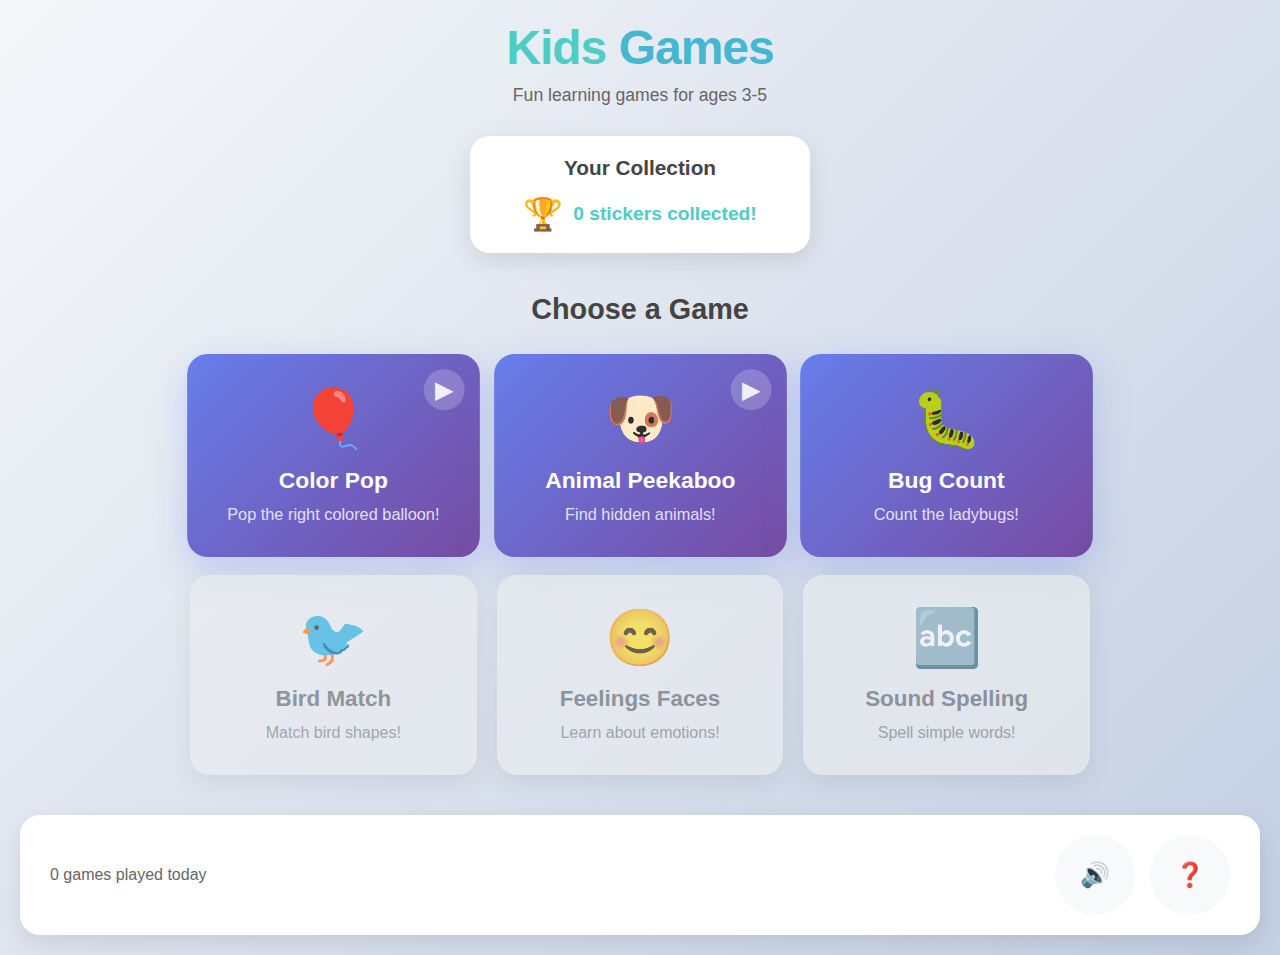
<file: index.html>
<!DOCTYPE html>
<html lang="en">
<head>
    <meta charset="UTF-8">
    <meta name="viewport" content="width=device-width, initial-scale=1.0, user-scalable=no">
    <title>Kids Games - Fun Learning for Ages 3-5</title>
    <link rel="stylesheet" href="shared-styles.css">
    <link rel="stylesheet" href="hub-styles.css">
</head>
<body>
    
    <!-- === MAIN HEADER === -->
    <header class="hub-header">
        <h1 class="hub-title">
            <span class="title-kids">Kids</span> 
            <span class="title-games">Games</span>
        </h1>
        <p class="hub-subtitle">Fun learning games for ages 3-5</p>
    </header>

    <!-- === STICKER COLLECTION SECTION === -->
    <section class="collection-section">
        <div class="collection-card">
            <h2 class="collection-title">Your Collection</h2>
            <div class="collection-display">
                <span class="trophy-icon">🏆</span>
                <span class="sticker-count" id="stickerCount">0 stickers collected!</span>
            </div>
        </div>
    </section>

    <!-- === GAME SELECTION SECTION === -->
    <section class="games-section">
        <h2 class="games-title">Choose a Game</h2>
        
        <div class="games-grid">
            
            <!-- === COLOR POP - ACTIVE === -->
            <div class="game-card active" data-game="color-pop">
                <div class="game-icon">🎈</div>
                <h3 class="game-name">Color Pop</h3>
                <p class="game-description">Pop the right colored balloon!</p>
                <div class="play-indicator">▶</div>
            </div>

            <!-- === ANIMAL PEEKABOO - ACTIVE === -->
            <div class="game-card active" data-game="animal-peekaboo">
                <div class="game-icon">🐶</div>
                <h3 class="game-name">Animal Peekaboo</h3>
                <p class="game-description">Find hidden animals!</p>
                <div class="play-indicator">▶</div>
            </div>

            <!-- === BUG COUNT - INACTIVE === -->
            <div class="game-card active" data-game="bug-count">
                <div class="game-icon">🐛</div>
                <h3 class="game-name">Bug Count</h3>
                <p class="game-description">Count the ladybugs!</p>
            </div>

            <!-- === BIRD MATCH - INACTIVE === -->
            <div class="game-card inactive" data-game="bird-match">
                <div class="game-icon">🐦</div>
                <h3 class="game-name">Bird Match</h3>
                <p class="game-description">Match bird shapes!</p>
            </div>

            <!-- === FEELINGS FACES - INACTIVE === -->
            <div class="game-card inactive" data-game="feelings-faces">
                <div class="game-icon">😊</div>
                <h3 class="game-name">Feelings Faces</h3>
                <p class="game-description">Learn about emotions!</p>
            </div>

            <!-- === SOUND SPELLING - INACTIVE === -->
            <div class="game-card inactive" data-game="sound-spelling">
                <div class="game-icon">🔤</div>
                <h3 class="game-name">Sound Spelling</h3>
                <p class="game-description">Spell simple words!</p>
            </div>

        </div>
    </section>

    <!-- === FOOTER SECTION === -->
    <footer class="hub-footer">
        <div class="session-info">
            <span id="gamesPlayedToday">0 games played today</span>
        </div>
        
        <div class="footer-controls">
            <button class="control-button" id="soundToggle" title="Toggle Sound">
                🔊
            </button>
            <button class="control-button" id="helpButton" title="Help">
                ❓
            </button>
        </div>
    </footer>

    <!-- === JAVASCRIPT === -->
    <script src="hub.js"></script>

</body>
</html>
</file>
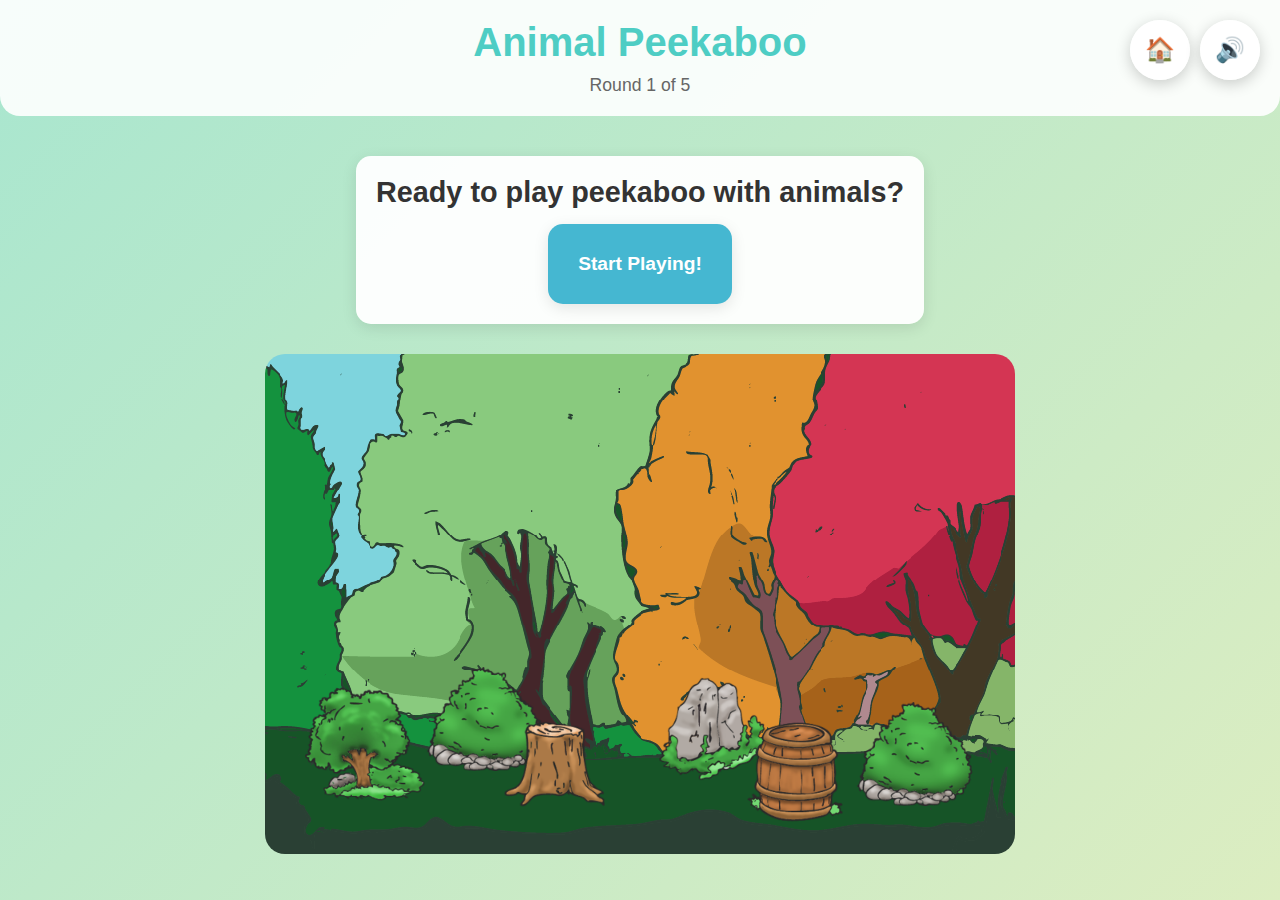
<file: animal-peekaboo/index.html>
<!DOCTYPE html>
<html lang="en">
<head>
    <meta charset="UTF-8">
    <meta name="viewport" content="width=device-width, initial-scale=1.0, user-scalable=no">
    <title>Animal Peekaboo - Kids Games</title>
    <link rel="stylesheet" href="../shared-styles.css">
    <style>
        /* === ANIMAL PEEKABOO SPECIFIC STYLES === */
        
        body {
            background: linear-gradient(135deg, #a8e6cf 0%, #dcedc1 100%);
            font-family: 'Arial', 'Helvetica', sans-serif;
            margin: 0;
            padding: 0;
            min-height: 100vh;
            color: #333;
            overflow-x: hidden;
        }

        /* === GAME HEADER === */
        .game-header {
            text-align: center;
            padding: 20px;
            background: rgba(255, 255, 255, 0.9);
            margin-bottom: 20px;
            border-radius: 0 0 20px 20px;
        }

        .game-title {
            font-size: 2.5rem;
            color: #4ecdc4;
            margin: 0;
            font-weight: 700;
        }

        .round-info {
            color: #666;
            font-size: 1.1rem;
            margin: 10px 0 0 0;
        }

        /* === GAME PLAY AREA === */
        .play-area {
            position: relative;
            min-height: 60vh;
            padding: 20px;
            display: flex;
            flex-direction: column;
            align-items: center;
            justify-content: center;
        }

        /* === INSTRUCTION DISPLAY === */
        .instruction-display {
            background: rgba(255, 255, 255, 0.95);
            border-radius: 15px;
            padding: 20px;
            margin-bottom: 30px;
            text-align: center;
            box-shadow: 0 4px 15px rgba(0,0,0,0.1);
        }

        .instruction-text {
            font-size: 1.8rem;
            color: #333;
            margin: 0 0 15px 0;
            font-weight: 600;
        }

        /* === START GAME BUTTON CENTERING === */
        #startGameBtn {
            display: block;
            margin: 15px auto 0 auto;
        }

        /* === HIDING SPOTS CONTAINER === */
        .hiding-spots-container {
            position: relative;
            width: 100%;
            max-width: 750px;
            height: 500px;
            background-image: url("images/background.png");            
            border-radius: 20px;
            margin: 0 auto;
            overflow: hidden;
        }

        /* === HIDING SPOTS === */
        .hiding-spot {
            position: absolute;
            width: 120px;
            height: 120px;
            cursor: pointer;
            transition: all 0.3s ease;
            display: block !important;
            visibility: visible !important;
            opacity: 1 !important;
            z-index: 20;
            background-size: contain !important;
            background-repeat: no-repeat !important;
            background-position: center !important;
            background-color: transparent !important;
        }

        /* === CUSTOM IMAGE BACKGROUNDS FOR HIDING SPOTS === */
        .spot-1 { 
            bottom: 50px; 
            left: 40px; 
            background-image: url('images/tree.png') !important;
        }
        
        .spot-2 { 
            bottom: 75px; 
            left: 160px;
            background-image: url('images/bush.png') !important;
        }
        
        .spot-3 { 
            bottom: 30px; 
            left: 230px;
            background-image: url('images/log.png') !important;
        }
        
        .spot-4 { 
            bottom: 65px; 
            right: 240px;
            background-image: url('images/rock.png') !important;
        }
        
        .spot-5 { 
            bottom: 22px; 
            right: 160px;
            background-image: url('images/barrel.png') !important;
        }
        
        .spot-6 { 
            bottom: 40px; 
            right: 40px;
            background-image: url('images/bush.png') !important;
        }

        .hiding-spot:hover {
            transform: scale(1.05);
        }

        /* === GLOW EFFECTS === */
        .spot-glow {
            position: absolute;
            pointer-events: none;
            z-index: 15;
            border-radius: 0;
        }

        .correct-glow {
            box-shadow: 0 0 20px 10px rgba(76, 217, 100, 0.7);
        }

        .incorrect-glow {
            box-shadow: 0 0 15px 5px rgba(255, 99, 71, 0.7);
        }

        @keyframes pulse-green {
            0% { opacity: 0.7; }
            50% { opacity: 1; }
            100% { opacity: 0; }
        }

        @keyframes pulse-red {
            0% { opacity: 0.7; }
            50% { opacity: 1; }
            100% { opacity: 0; }
        }

        /* === ANIMAL IN SPOT === */
        .animal-in-spot {
            position: absolute;
            font-size: 3rem;
            width: 80px;
            height: 80px;
            z-index: 10; /* Lower than hiding spots */
            pointer-events: none;
            display: flex;
            align-items: center;
            justify-content: center;
        }

        /* === UPDATED PEEKING ANIMATIONS === */
        @keyframes peek-top {
            0% { transform: translateY(40px); opacity: 0; }
            100% { transform: translateY(0); opacity: 1; }
        }

        .animal-in-spot img {
            width: 100%;
            height: 100%;
            object-fit: contain;
        }

        /* === GAME CONTROLS === */
        .game-controls {
            position: fixed;
            top: 20px;
            right: 20px;
            display: flex;
            gap: 10px;
            z-index: 100;
        }

        .control-btn {
            background: rgba(255, 255, 255, 0.9);
            border: none;
            border-radius: 50%;
            width: 60px;
            height: 60px;
            font-size: 1.5rem;
            cursor: pointer;
            display: flex;
            align-items: center;
            justify-content: center;
            box-shadow: 0 4px 15px rgba(0,0,0,0.2);
            transition: all 0.2s ease;
        }

        .control-btn:hover {
            transform: scale(1.1);
            background: white;
        }

        /* === CELEBRATION OVERLAY === */
        .celebration-overlay {
            position: fixed;
            top: 0;
            left: 0;
            width: 100%;
            height: 100%;
            background: rgba(78, 205, 196, 0.9);
            display: flex;
            flex-direction: column;
            align-items: center;
            justify-content: center;
            z-index: 1000;
            color: white;
            text-align: center;
        }

        .celebration-text {
            font-size: 3rem;
            margin-bottom: 20px;
            font-weight: 700;
        }

        .celebration-subtitle {
            font-size: 1.5rem;
            margin-bottom: 30px;
        }

        /* Animation classes */
        .bounce {
            animation: bounce 0.5s ease infinite alternate;
        }

        @keyframes bounce {
            from { transform: translateY(0); }
            to { transform: translateY(-10px); }
        }

        .pop-animation {
            animation: pop 0.3s ease-in-out;
        }

        @keyframes pop {
            0% { transform: scale(1); }
            50% { transform: scale(1.2); }
            100% { transform: scale(1); }
        }

        .sparkle {
            animation: sparkle 1s ease-in-out infinite;
        }

        @keyframes sparkle {
            0% { text-shadow: 0 0 5px rgba(255, 215, 0, 0.5); }
            50% { text-shadow: 0 0 15px rgba(255, 215, 0, 0.8), 0 0 20px rgba(255, 165, 0, 0.5); }
            100% { text-shadow: 0 0 5px rgba(255, 215, 0, 0.5); }
        }

        .shake {
            animation: shake 0.5s ease-in-out;
        }

        @keyframes shake {
            0%, 100% { transform: translateX(0); }
            20%, 60% { transform: translateX(-5px); }
            40%, 80% { transform: translateX(5px); }
        }

        .fade-in {
            animation: fadeIn 0.5s ease-in;
        }

        @keyframes fadeIn {
            from { opacity: 0; }
            to { opacity: 1; }
        }

        .fade-out {
            opacity: 0;
            transition: opacity 0.3s ease;
        }
        
        .celebrating {
            animation: celebration 0.8s ease-out;
        }

        @keyframes celebration {
            0%, 100% { transform: scale(1) translateY(0); }
            25% { transform: scale(1.2) translateY(-10px); }
            50% { transform: scale(1.3) translateY(-15px); }
            75% { transform: scale(1.2) translateY(-5px); }
        }

        /* Hide elements with hidden class */
        .hidden {
            display: none !important;
        }

        /* === MOBILE RESPONSIVE === */
        @media (max-width: 768px) {
            .game-title {
                font-size: 2rem;
            }
            
            .instruction-text {
                font-size: 1.5rem;
            }
            
            .hiding-spots-container {
                height: 400px;
                max-width: 100%;
                margin: 0 10px;
            }
            
            .hiding-spot {
                width: 100px;
                height: 100px;
                min-width: 120px;
                min-height: 120px;
                font-size: 3rem;
            }
            
            .animal-in-spot {
                font-size: 2.5rem;
                width: 70px;
                height: 70px;
            }
            
            /* === MOBILE POSITIONS === */
            .spot-1 { bottom: 30px; left: 30px; }
            .spot-2 { bottom: 50px; left: 120px; }
            .spot-3 { bottom: 20px; left: 190px; }
            .spot-4 { bottom: 45px; right: 150px; }
            .spot-5 { bottom: 15px; right: 80px; }
            .spot-6 { bottom: 30px; right: 20px; }
        }

        /* === ACCESSIBILITY === */
        @media (prefers-reduced-motion: reduce) {
            .animal-in-spot {
                animation: none;
            }
            
            .hiding-spot {
                transition: none;
            }
            
            .bounce, .pop-animation, .sparkle, .shake, .celebrating {
                animation: none;
            }
        }
    </style>
</head>
<body>

    <!-- === GAME CONTROLS === -->
    <div class="game-controls">
        <button class="control-btn" id="homeBtn" title="Back to Hub">🏠</button>
        <button class="control-btn" id="soundBtn" title="Toggle Sound">🔊</button>
    </div>

    <!-- === GAME HEADER === -->
    <header class="game-header">
        <h1 class="game-title">Animal Peekaboo</h1>
        <div class="round-info">
            <span id="roundDisplay">Round 1 of 5</span>
        </div>
    </header>

    <!-- === GAME PLAY AREA === -->
    <main class="play-area">
        
        <!-- === INSTRUCTION DISPLAY WITH START BUTTON === -->
        <div class="instruction-display">
            <p class="instruction-text" id="instructionText">Ready to play peekaboo with animals?</p>
            <button class="game-button" id="startGameBtn">Start Playing!</button>
        </div>

        <!-- === HIDING SPOTS CONTAINER === -->
        <div class="hiding-spots-container" id="hidingSpotsContainer">
            
            <!-- === HIDING SPOTS (WITH CORRECT BACKGROUND IMAGES) === -->
            <div class="hiding-spot spot-1" data-spot="1"></div>
            <div class="hiding-spot spot-2" data-spot="2"></div>
            <div class="hiding-spot spot-3" data-spot="3"></div>
            <div class="hiding-spot spot-4" data-spot="4"></div>
            <div class="hiding-spot spot-5" data-spot="5"></div>
            <div class="hiding-spot spot-6" data-spot="6"></div>
            
        </div>

    </main>

    <!-- === CELEBRATION OVERLAY === -->
    <div class="celebration-overlay hidden" id="celebrationOverlay">
        <div class="celebration-text" id="celebrationText">Great Job!</div>
        <div class="celebration-subtitle" id="celebrationSubtitle">You found all the animals!</div>
        <button class="game-button" id="continueBtn">Continue</button>
    </div>

    <!-- === JAVASCRIPT === -->
    <script src="animal-peekaboo.js"></script>

</body>
</html>
</file>
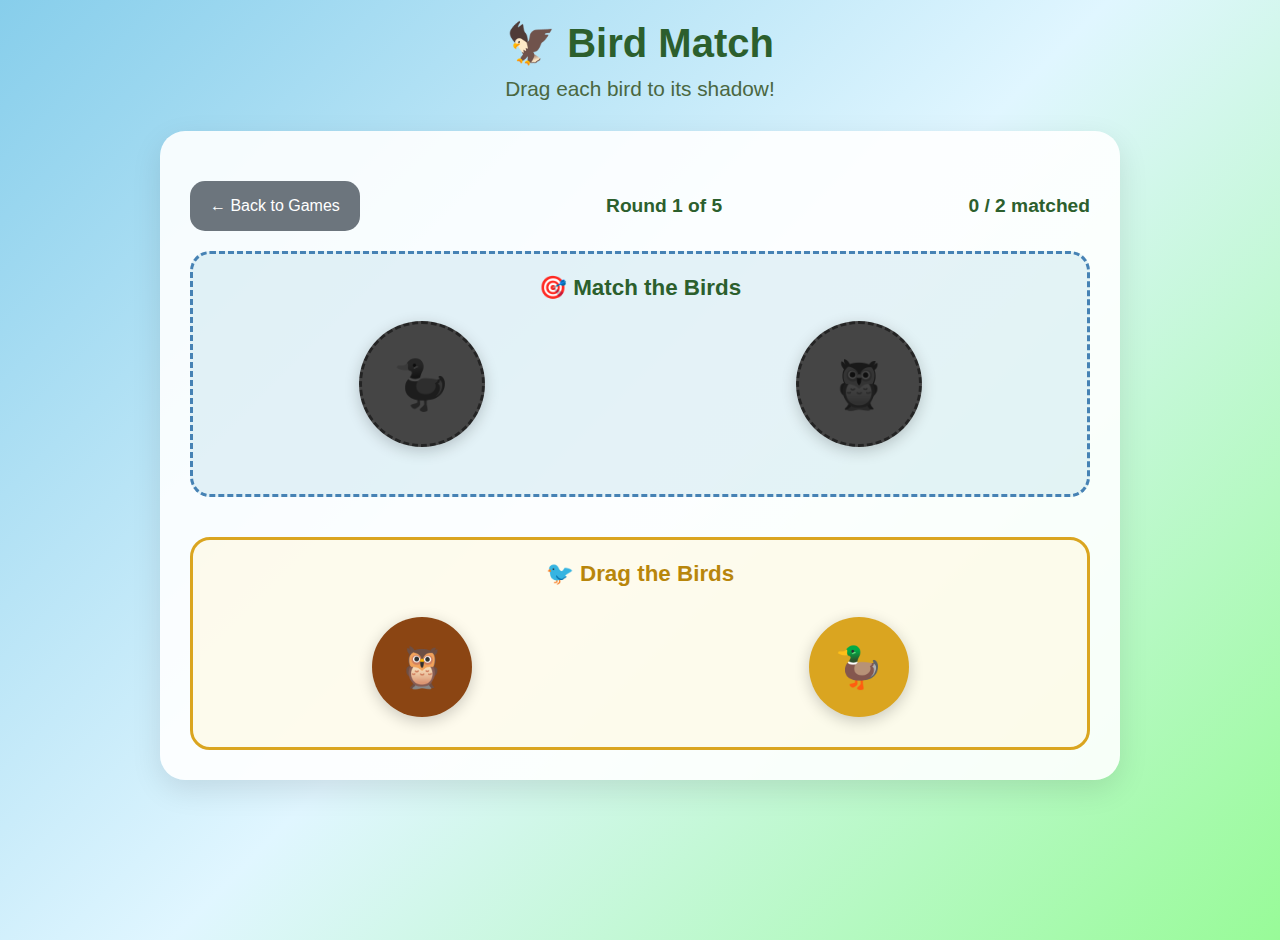
<file: bird-match/index.html>
<!DOCTYPE html>
<html lang="en">
<head>
    <meta charset="UTF-8">
    <meta name="viewport" content="width=device-width, initial-scale=1.0, user-scalable=no">
    <title>Bird Match - Kids Games</title>
    <link rel="stylesheet" href="../shared-styles.css">
    <style>
        /* === BIRD MATCH GAME STYLES === */
        body {
            font-family: 'Arial', 'Helvetica', sans-serif;
            background: linear-gradient(135deg, #87CEEB 0%, #E0F6FF 50%, #98FB98 100%);
            margin: 0;
            padding: 20px;
            min-height: 100vh;
            color: #333;
            -webkit-tap-highlight-color: transparent;
            overflow-x: hidden;
        }

        /* === GAME HEADER === */
        .game-header {
            text-align: center;
            margin-bottom: 30px;
        }

        .game-title {
            font-size: 2.5rem;
            color: #2C5F2D;
            margin: 0;
            font-weight: 700;
        }

        .game-instructions {
            font-size: 1.3rem;
            color: #4A6741;
            margin: 10px 0 0 0;
            font-weight: 500;
        }

        /* === GAME AREA === */
        .game-container {
            max-width: 900px;
            margin: 0 auto;
            background: rgba(255,255,255,0.9);
            border-radius: 25px;
            padding: 30px;
            box-shadow: 0 10px 30px rgba(0,0,0,0.1);
        }

        /* === TARGET ZONE (TOP) === */
        .target-zone {
            margin-bottom: 40px;
            padding: 20px;
            background: rgba(173, 216, 230, 0.3);
            border-radius: 20px;
            border: 3px dashed #4682B4;
            min-height: 200px;
        }

        .target-zone h3 {
            text-align: center;
            color: #2C5F2D;
            font-size: 1.4rem;
            margin: 0 0 20px 0;
        }

        .silhouettes-container {
            display: flex;
            justify-content: space-around;
            align-items: center;
            flex-wrap: wrap;
            gap: 20px;
            min-height: 120px;
        }

        /* === BIRD SILHOUETTES === */
        .bird-silhouette {
            width: 120px;
            height: 120px;
            background: #E6E6FA;
            border: 3px dashed #4682B4;
            border-radius: 50%;
            display: flex;
            align-items: center;
            justify-content: center;
            font-size: 3rem;
            position: relative;
            transition: all 0.3s ease;
            box-shadow: 0 4px 15px rgba(0,0,0,0.2);
            /* === MAKE BIRD EMOJI LOOK LIKE SHADOW === */
            filter: grayscale(100%) brightness(0.3);
        }

        .bird-silhouette.highlight {
            background: #87CEEB;
            border-color: #4169E1;
            box-shadow: 0 0 20px rgba(65, 105, 225, 0.5);
            transform: scale(1.1);
            filter: grayscale(50%) brightness(0.5); /* Lighter shadow when highlighted */
        }

        .bird-silhouette.filled {
            background: var(--success-green);
            border-color: var(--success-green);
            box-shadow: 0 0 25px rgba(102, 187, 106, 0.6);
            filter: none; /* Remove shadow effect when filled */
        }

        /* === DRAG ZONE (BOTTOM) === */
        .drag-zone {
            padding: 20px;
            background: rgba(255, 248, 220, 0.5);
            border-radius: 20px;
            border: 3px solid #DAA520;
        }

        .drag-zone h3 {
            text-align: center;
            color: #B8860B;
            font-size: 1.4rem;
            margin: 0 0 20px 0;
        }

        .birds-container {
            display: flex;
            justify-content: space-around;
            align-items: center;
            flex-wrap: wrap;
            gap: 20px;
            min-height: 120px;
        }

        /* === DRAGGABLE BIRDS === */
        .draggable-bird {
            width: 100px;
            height: 100px;
            border-radius: 50%;
            display: flex;
            align-items: center;
            justify-content: center;
            font-size: 2.5rem;
            cursor: grab;
            transition: all 0.2s ease;
            box-shadow: 0 4px 15px rgba(0,0,0,0.2);
            position: relative;
            /* === BIG TOUCH TARGET === */
            min-width: 100px;
            min-height: 100px;
        }

        .draggable-bird:hover {
            transform: scale(1.1);
            box-shadow: 0 6px 20px rgba(0,0,0,0.3);
        }

        .draggable-bird.dragging {
            transform: scale(1.2);
            z-index: 1000;
            box-shadow: 0 8px 25px rgba(0,0,0,0.4);
            cursor: grabbing;
        }

        .draggable-bird.matched {
            opacity: 0.3;
            pointer-events: none;
            transform: scale(0.8);
        }

        /* === PROGRESS AND CONTROLS === */
        .game-progress {
            text-align: center;
            margin: 20px 0;
            display: flex;
            justify-content: space-between;
            align-items: center;
        }

        .round-info {
            font-size: 1.2rem;
            color: #2C5F2D;
            font-weight: 600;
        }

        .back-button {
            background: #6c757d;
            color: white;
            border: none;
            border-radius: 15px;
            padding: 12px 20px;
            font-size: 1rem;
            cursor: pointer;
            transition: all 0.3s ease;
            /* === BIG TOUCH TARGET === */
            min-width: 80px;
            min-height: 50px;
        }

        .back-button:hover {
            background: #545b62;
            transform: translateY(-2px);
        }

        /* === GAME COMPLETION === */
        .completion-screen {
            text-align: center;
            padding: 40px;
            background: linear-gradient(135deg, #FFD700 0%, #FFA500 100%);
            border-radius: 25px;
            margin: 20px 0;
        }

        .completion-title {
            font-size: 2.5rem;
            color: white;
            margin: 0 0 20px 0;
            text-shadow: 2px 2px 4px rgba(0,0,0,0.3);
        }

        .completion-message {
            font-size: 1.5rem;
            color: white;
            margin: 0 0 30px 0;
            font-weight: 500;
        }

        .sticker-reward {
            font-size: 4rem;
            margin: 20px 0;
        }

        .return-button {
            background: white;
            color: #FF6347;
            border: none;
            border-radius: 20px;
            padding: 15px 30px;
            font-size: 1.3rem;
            font-weight: 600;
            cursor: pointer;
            transition: all 0.3s ease;
            box-shadow: 0 4px 15px rgba(0,0,0,0.2);
            /* === BIG TOUCH TARGET === */
            min-width: 120px;
            min-height: 60px;
        }

        .return-button:hover {
            background: #f8f9fa;
            transform: translateY(-3px);
            box-shadow: 0 6px 20px rgba(0,0,0,0.3);
        }

        /* === MOBILE RESPONSIVE === */
        @media (max-width: 768px) {
            body {
                padding: 10px;
            }
            
            .game-container {
                padding: 20px;
            }
            
            .bird-silhouette, .draggable-bird {
                width: 80px;
                height: 80px;
                font-size: 2rem;
            }
            
            .game-title {
                font-size: 2rem;
            }
            
            .silhouettes-container, .birds-container {
                gap: 15px;
            }
        }

        /* === ACCESSIBILITY === */
        @media (prefers-reduced-motion: reduce) {
            * {
                transition: none !important;
                animation: none !important;
            }
        }
    </style>
</head>
<body>

    <!-- === GAME HEADER === -->
    <header class="game-header">
        <h1 class="game-title">🦅 Bird Match</h1>
        <p class="game-instructions">Drag each bird to its shadow!</p>
    </header>

    <!-- === GAME CONTAINER === -->
    <div class="game-container">
        
        <!-- === GAME PROGRESS === -->
        <div class="game-progress">
            <button class="back-button" id="backButton">← Back to Games</button>
            <div class="round-info">
                <span id="roundInfo">Round 1 of 5</span>
            </div>
            <div class="round-info">
                <span id="scoreInfo">0 / 0 matched</span>
            </div>
        </div>

        <!-- === TARGET ZONE (BIRD SILHOUETTES) === -->
        <div class="target-zone">
            <h3>🎯 Match the Birds</h3>
            <div class="silhouettes-container" id="silhouettesContainer">
                <!-- Bird silhouettes will be dynamically added here -->
            </div>
        </div>

        <!-- === DRAG ZONE (COLORFUL BIRDS) === -->
        <div class="drag-zone">
            <h3>🐦 Drag the Birds</h3>
            <div class="birds-container" id="birdsContainer">
                <!-- Draggable birds will be dynamically added here -->
            </div>
        </div>

        <!-- === COMPLETION SCREEN (HIDDEN INITIALLY) === -->
        <div class="completion-screen hidden" id="completionScreen">
            <h2 class="completion-title">🎉 Amazing Job!</h2>
            <p class="completion-message">You matched all the birds!</p>
            <div class="sticker-reward">🌟</div>
            <p class="completion-message">You earned a sticker!</p>
            <button class="return-button" id="returnButton">Return to Games</button>
        </div>

    </div>

    <!-- === JAVASCRIPT === -->
    <script src="bird-match.js"></script>

</body>
</html>
</file>
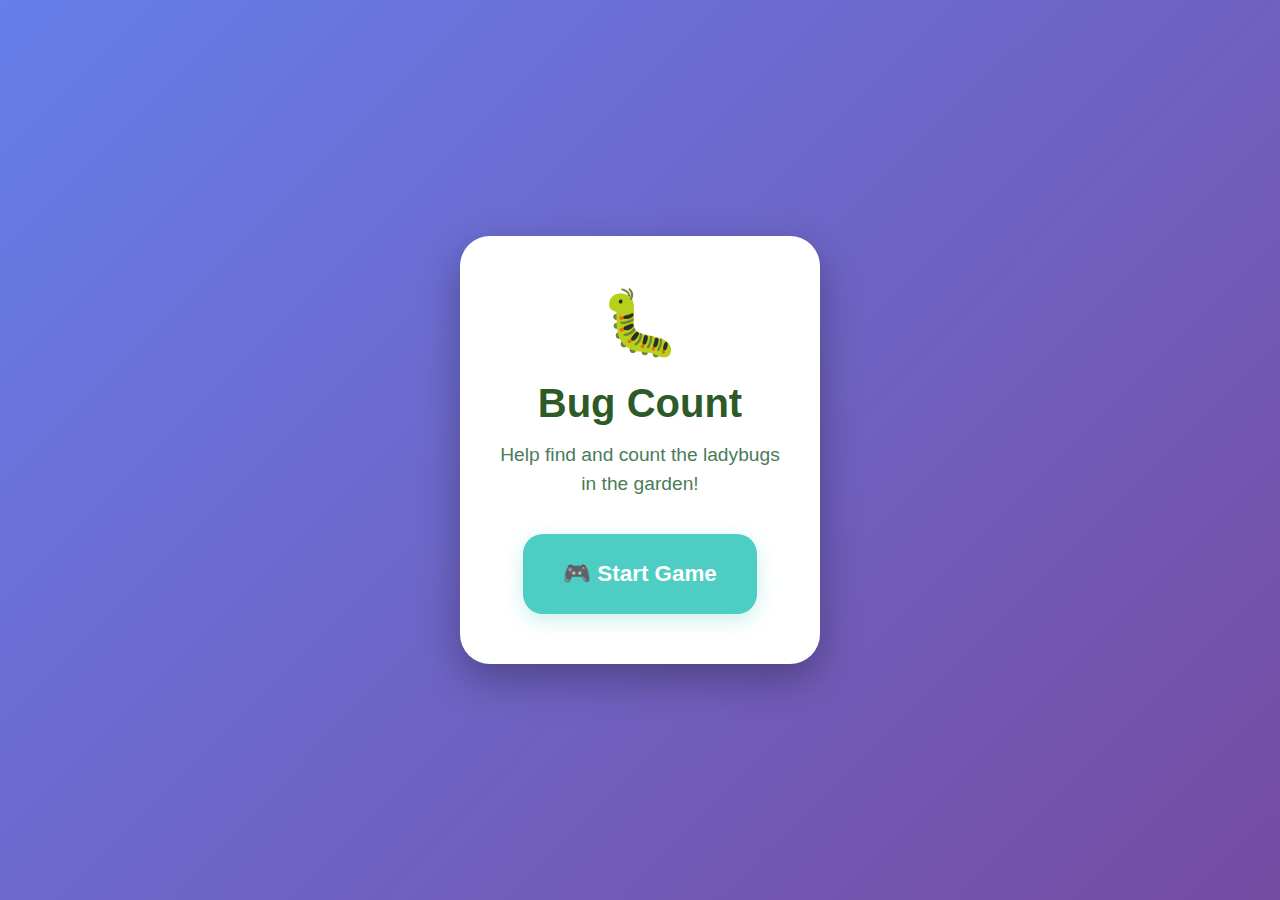
<file: bug-count/index.html>
<!DOCTYPE html>
<html lang="en">
<head>
    <meta charset="UTF-8">
    <meta name="viewport" content="width=device-width, initial-scale=1.0, user-scalable=no">
    <title>Bug Count - Kids Games</title>
    <!-- === LOAD SHARED STYLES === -->
    <link rel="stylesheet" href="../shared-styles.css">
    <style>
        /* === BUG COUNT GAME STYLES === */
        body {
            font-family: 'Arial', 'Helvetica', sans-serif;
            background: linear-gradient(180deg, #87CEEB 0%, #98FB98 100%);
            margin: 0;
            padding: 0;
            min-height: 100vh;
            overflow-x: hidden;
        }

        /* === GAME HEADER === */
        .game-header {
            text-align: center;
            padding: 20px;
            background: rgba(255, 255, 255, 0.9);
            border-radius: 0 0 30px 30px;
            margin-bottom: 20px;
        }

        .game-title {
            font-size: 2.5rem;
            color: #2d5a27;
            margin: 0;
            font-weight: 700;
        }

        .round-info {
            color: #4a7c59;
            font-size: 1.2rem;
            margin: 10px 0 0 0;
        }

        /* === GARDEN SCENE === */
        .garden-container {
            position: relative;
            width: 100%;
            min-height: 400px;
            background: url('data:image/svg+xml,<svg xmlns="http://www.w3.org/2000/svg" viewBox="0 0 800 400"><rect fill="%2398FB98" width="800" height="400"/><circle fill="%23FFD700" cx="700" cy="80" r="40"/><path fill="%236B8E23" d="M0,350 Q200,320 400,350 T800,350 L800,400 L0,400 Z"/></svg>') no-repeat center bottom;
            background-size: cover;
            margin: 0 auto;
            max-width: 800px;
            border-radius: 20px;
            box-shadow: 0 8px 25px rgba(0,0,0,0.1);
        }

        /* === FLOWERS DECORATION === */
        .flower {
            position: absolute;
            font-size: 2rem;
            animation: float 4s ease-in-out infinite;
            pointer-events: none;
        }

        .flower:nth-child(odd) {
            animation-delay: -2s;
        }

        /* === BUG ELEMENTS === */
        .bug {
            position: absolute;
            font-size: 2.5rem;
            cursor: pointer;
            transition: transform 0.2s ease;
            animation: float 3s ease-in-out infinite;
        }

        .bug:hover {
            transform: scale(1.2);
        }

        /* === LADYBUG SPECIFIC === */
        .ladybug {
            color: #dc143c;
            text-shadow: 2px 2px 4px rgba(0,0,0,0.3);
        }

        .ladybug.found {
            animation: found-bug 0.5s ease-out;
            transform: scale(1.3);
            filter: brightness(1.3);
        }

        @keyframes found-bug {
            0% { transform: scale(1); }
            50% { transform: scale(1.5) rotate(10deg); }
            100% { transform: scale(1.3); }
        }

        /* === OTHER BUGS === */
        .butterfly {
            color: #ff69b4;
        }

        .bee {
            color: #ffd700;
        }

        /* === INSTRUCTION PANEL === */
        .instruction-panel {
            text-align: center;
            background: rgba(255, 255, 255, 0.95);
            border-radius: 20px;
            padding: 20px;
            margin: 20px auto;
            max-width: 500px;
            box-shadow: 0 4px 15px rgba(0,0,0,0.1);
        }

        .instruction-text {
            font-size: 1.8rem;
            color: #2d5a27;
            margin: 0;
            font-weight: 600;
        }

        .found-count {
            font-size: 1.3rem;
            color: #dc143c;
            margin: 10px 0 0 0;
            font-weight: 600;
        }

        /* === ANSWER PANEL === */
        .answer-panel {
            text-align: center;
            background: rgba(255, 255, 255, 0.95);
            border-radius: 20px;
            padding: 30px;
            margin: 20px auto;
            max-width: 600px;
            box-shadow: 0 4px 15px rgba(0,0,0,0.1);
        }

        .answer-question {
            font-size: 1.6rem;
            color: #2d5a27;
            margin: 0 0 25px 0;
            font-weight: 600;
        }

        .number-buttons {
            display: flex;
            justify-content: center;
            gap: 15px;
            flex-wrap: wrap;
        }

        .number-button {
            width: 80px;
            height: 80px;
            border: none;
            border-radius: 50%;
            font-size: 2rem;
            font-weight: 700;
            color: white;
            cursor: pointer;
            transition: all 0.3s ease;
            box-shadow: 0 4px 15px rgba(0,0,0,0.2);
        }

        .number-button:nth-child(1) { background: #ff6b6b; }
        .number-button:nth-child(2) { background: #4ecdc4; }
        .number-button:nth-child(3) { background: #45b7d1; }
        .number-button:nth-child(4) { background: #ffa726; }
        .number-button:nth-child(5) { background: #ab47bc; }

        .number-button:hover {
            transform: scale(1.1);
            box-shadow: 0 6px 20px rgba(0,0,0,0.3);
        }

        /* === CONTROL BUTTONS === */
        .game-controls {
            position: fixed;
            top: 20px;
            left: 20px;
            z-index: 100;
        }

        .back-button {
            background: rgba(255, 255, 255, 0.9);
            border: none;
            border-radius: 50%;
            width: 60px;
            height: 60px;
            font-size: 1.5rem;
            cursor: pointer;
            box-shadow: 0 4px 15px rgba(0,0,0,0.2);
            transition: all 0.2s ease;
        }

        .back-button:hover {
            background: white;
            transform: scale(1.1);
        }

        /* === START SCREEN === */
        .start-screen {
            position: fixed;
            top: 0;
            left: 0;
            width: 100%;
            height: 100%;
            background: linear-gradient(135deg, #667eea 0%, #764ba2 100%);
            display: flex;
            align-items: center;
            justify-content: center;
            z-index: 300;
        }

        .start-content {
            background: white;
            border-radius: 30px;
            padding: 50px 40px;
            text-align: center;
            max-width: 400px;
            margin: 20px;
            box-shadow: 0 15px 40px rgba(0,0,0,0.3);
        }

        .start-icon {
            font-size: 4rem;
            margin-bottom: 20px;
            animation: bounce 2s ease-in-out infinite;
        }

        .start-title {
            font-size: 2.5rem;
            color: #2d5a27;
            margin: 0 0 15px 0;
            font-weight: 700;
        }

        .start-description {
            font-size: 1.2rem;
            color: #4a7c59;
            margin: 0 0 35px 0;
            line-height: 1.5;
        }

        .start-button {
            background: #4ecdc4;
            color: white;
            border: none;
            border-radius: 20px;
            padding: 20px 40px;
            font-size: 1.4rem;
            font-weight: 600;
            cursor: pointer;
            transition: all 0.3s ease;
            min-width: 160px;
            min-height: 80px;
            box-shadow: 0 6px 20px rgba(78, 205, 196, 0.3);
        }

        .start-button:hover {
            background: #45b7d1;
            transform: translateY(-3px);
            box-shadow: 0 8px 25px rgba(69, 183, 209, 0.4);
        }

        .start-button:active {
            transform: translateY(-1px);
        }

        /* === COMPLETION SCREEN === */
        .completion-screen {
            position: fixed;
            top: 0;
            left: 0;
            width: 100%;
            height: 100%;
            background: rgba(0, 0, 0, 0.8);
            display: flex;
            align-items: center;
            justify-content: center;
            z-index: 200;
        }

        .completion-content {
            background: white;
            border-radius: 30px;
            padding: 40px;
            text-align: center;
            max-width: 500px;
            margin: 20px;
            box-shadow: 0 15px 40px rgba(0,0,0,0.3);
        }

        .completion-title {
            font-size: 2.5rem;
            color: #2d5a27;
            margin: 0 0 20px 0;
            font-weight: 700;
        }

        .completion-message {
            font-size: 1.3rem;
            color: #4a7c59;
            margin: 0 0 30px 0;
            line-height: 1.4;
        }

        .completion-button {
            background: #4ecdc4;
            color: white;
            border: none;
            border-radius: 15px;
            padding: 15px 30px;
            font-size: 1.3rem;
            font-weight: 600;
            cursor: pointer;
            transition: all 0.3s ease;
            min-width: 120px;
            min-height: 60px;
        }

        .completion-button:hover {
            background: #45b7d1;
            transform: translateY(-2px);
        }

        /* === MOBILE RESPONSIVE === */
        @media (max-width: 768px) {
            .game-title {
                font-size: 2rem;
            }
            
            .garden-container {
                min-height: 350px;
                margin: 0 10px;
            }
            
            .instruction-text {
                font-size: 1.5rem;
            }
            
            .number-button {
                width: 70px;
                height: 70px;
                font-size: 1.8rem;
            }
            
            .bug {
                font-size: 2rem;
            }
        }

        /* === HIDDEN CLASS === */
        .hidden {
            display: none !important;
        }

    </style>
</head>
<body>

    <!-- === GAME CONTROLS === -->
    <div class="game-controls">
        <button class="back-button" id="backButton" title="Back to Games">
            ←
        </button>
    </div>

    <!-- === GAME HEADER === -->
    <header class="game-header hidden" id="gameHeader">
        <h1 class="game-title">🐛 Bug Count</h1>
        <p class="round-info" id="roundInfo">Round 1 of 5</p>
    </header>

    <!-- === INSTRUCTION PANEL === -->
    <div class="instruction-panel hidden" id="instructionPanel">
        <p class="instruction-text" id="instructionText">Find and tap all the ladybugs!</p>
        <p class="found-count" id="foundCount">Found: 0 ladybugs</p>
    </div>

    <!-- === GARDEN SCENE === -->
    <div class="garden-container hidden" id="gardenContainer">
        <!-- === DECORATIVE FLOWERS === -->
        <div class="flower" style="top: 60px; left: 50px;">🌸</div>
        <div class="flower" style="top: 80px; right: 80px;">🌼</div>
        <div class="flower" style="bottom: 120px; left: 120px;">🌺</div>
        <div class="flower" style="bottom: 100px; right: 150px;">🌻</div>
        <div class="flower" style="top: 150px; left: 200px;">🌷</div>
        
        <!-- === BUGS WILL BE ADDED BY JAVASCRIPT === -->
    </div>

    <!-- === ANSWER PANEL === -->
    <div class="answer-panel hidden" id="answerPanel">
        <p class="answer-question" id="answerQuestion">How many ladybugs did you find?</p>
        <div class="number-buttons" id="numberButtons">
            <button class="number-button" data-number="1">1</button>
            <button class="number-button" data-number="2">2</button>
            <button class="number-button" data-number="3">3</button>
            <button class="number-button" data-number="4">4</button>
            <button class="number-button" data-number="5">5</button>
        </div>
    </div>

    <!-- === START SCREEN === -->
    <div class="start-screen" id="startScreen">
        <div class="start-content">
            <div class="start-icon">🐛</div>
            <h2 class="start-title">Bug Count</h2>
            <p class="start-description">
                Help find and count the ladybugs<br>
                in the garden!
            </p>
            <button class="start-button" id="startButton">
                🎮 Start Game
            </button>
        </div>
    </div>

    <!-- === COMPLETION SCREEN === -->
    <div class="completion-screen hidden" id="completionScreen">
        <div class="completion-content">
            <h2 class="completion-title">🎉 Amazing Job!</h2>
            <p class="completion-message">
                You're a fantastic bug counter!<br>
                You earned a new sticker! 🏆
            </p>
            <button class="completion-button" id="completionButton">
                Return to Games
            </button>
        </div>
    </div>

    <!-- === JAVASCRIPT === -->
    <script src="bug-count.js"></script>

</body>
</html>
</file>
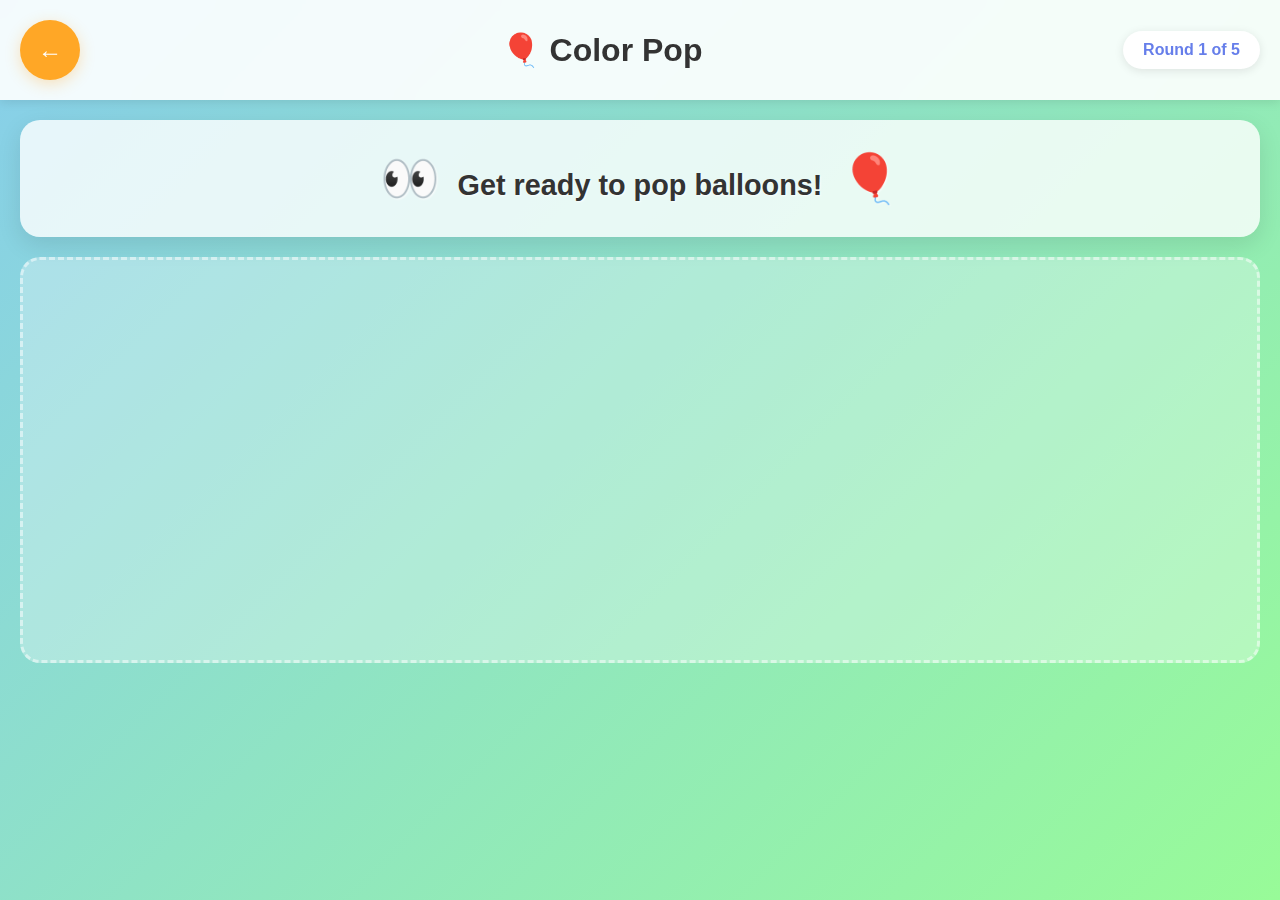
<file: color-pop/index.html>
<!DOCTYPE html>
<html lang="en">
<head>
    <meta charset="UTF-8">
    <meta name="viewport" content="width=device-width, initial-scale=1.0, user-scalable=no">
    <title>Color Pop - Kids Games</title>
    <link rel="stylesheet" href="../shared-styles.css">
    <style>
        /* === COLOR POP SPECIFIC STYLES === */
        body {
            font-family: 'Arial', 'Helvetica', sans-serif;
            background: linear-gradient(135deg, #87CEEB 0%, #98FB98 100%);
            margin: 0;
            padding: 0;
            min-height: 100vh;
            overflow-x: hidden;
            -webkit-tap-highlight-color: transparent;
        }

        /* === GAME HEADER === */
        .game-header {
            display: flex;
            justify-content: space-between;
            align-items: center;
            padding: 20px;
            background: rgba(255, 255, 255, 0.9);
            backdrop-filter: blur(10px);
            box-shadow: 0 2px 10px rgba(0,0,0,0.1);
        }

        .back-button {
            background: var(--primary-orange);
            color: white;
            border: none;
            border-radius: 50%;
            width: 60px;
            height: 60px;
            font-size: 1.5rem;
            cursor: pointer;
            display: flex;
            align-items: center;
            justify-content: center;
            transition: all 0.3s ease;
            box-shadow: 0 4px 15px rgba(255, 167, 38, 0.3);
        }

        .back-button:hover {
            transform: scale(1.1);
            box-shadow: 0 6px 20px rgba(255, 167, 38, 0.4);
        }

        .game-title {
            color: var(--text-dark);
            font-size: 2rem;
            margin: 0;
            font-weight: 700;
            text-align: center;
            flex: 1;
        }

        .progress-indicator {
            background: white;
            border-radius: 25px;
            padding: 10px 20px;
            font-weight: 600;
            color: var(--primary-purple);
            box-shadow: 0 2px 10px rgba(0,0,0,0.1);
        }

        /* === INSTRUCTION SECTION === */
        .instruction-section {
            text-align: center;
            padding: 30px 20px;
            background: rgba(255, 255, 255, 0.8);
            margin: 20px;
            border-radius: 20px;
            box-shadow: 0 8px 25px rgba(0,0,0,0.1);
        }

        .instruction-text {
            font-size: 1.8rem;
            color: var(--text-dark);
            margin: 0;
            font-weight: 600;
            text-shadow: 1px 1px 2px rgba(255,255,255,0.8);
        }

        .instruction-emoji {
            font-size: 3rem;
            margin: 0 10px;
            display: inline-block;
            animation: bounce 2s infinite;
        }

        /* === GAME AREA === */
        .game-area {
            position: relative;
            height: 400px;
            margin: 20px;
            background: rgba(255, 255, 255, 0.3);
            border-radius: 20px;
            overflow: hidden;
            border: 3px dashed rgba(255, 255, 255, 0.5);
        }

        /* === BALLOON STYLES === */
        .balloon {
            position: absolute;
            width: 120px;
            height: 140px;
            border-radius: 50% 50% 50% 50% / 60% 60% 40% 40%;
            cursor: pointer;
            transition: all 0.3s ease;
            box-shadow: 0 5px 15px rgba(0,0,0,0.2);
            display: flex;
            align-items: center;
            justify-content: center;
            font-size: 2.5rem;
            color: rgba(0,0,0,0.7);
            /* === BIG TOUCH TARGET === */
            min-width: 120px;
            min-height: 120px;
        }

        .balloon:hover {
            transform: scale(1.1);
        }

        .balloon:active {
            transform: scale(0.9);
        }

        /* === BALLOON COLORS === */
        .balloon.red { background: linear-gradient(135deg, #ff6b6b, #ee5a52); }
        .balloon.blue { background: linear-gradient(135deg, #48dbfb, #0abde3); }
        .balloon.yellow { background: linear-gradient(135deg, #feca57, #ff9749); }
        .balloon.green { background: linear-gradient(135deg, #4ecdc4, #44a08d); }
        .balloon.purple { background: linear-gradient(135deg, #9b59b6, #8e44ad); }
        .balloon.orange { background: linear-gradient(135deg, #ffa726, #ff8a50); }

        /* === BALLOON STRING === */
        .balloon::after {
            content: '';
            position: absolute;
            bottom: -20px;
            left: 50%;
            width: 2px;
            height: 40px;
            background: #666;
            transform: translateX(-50%);
        }

        /* === CELEBRATION OVERLAY === */
        .celebration-overlay {
            position: fixed;
            top: 0;
            left: 0;
            width: 100%;
            height: 100%;
            background: rgba(255, 255, 255, 0.9);
            display: none;
            align-items: center;
            justify-content: center;
            z-index: 1000;
        }

        .celebration-content {
            text-align: center;
            padding: 40px;
            background: white;
            border-radius: 30px;
            box-shadow: 0 20px 50px rgba(0,0,0,0.3);
        }

        .celebration-text {
            font-size: 2.5rem;
            margin: 0 0 20px 0;
            font-weight: 700;
            color: var(--primary-green);
        }

        .celebration-emoji {
            font-size: 4rem;
            margin: 20px 0;
            display: block;
        }

        .continue-button {
            background: var(--primary-green);
            color: white;
            border: none;
            border-radius: 20px;
            padding: 20px 40px;
            font-size: 1.3rem;
            font-weight: 600;
            cursor: pointer;
            transition: all 0.3s ease;
            min-width: 100px;
            min-height: 80px;
        }

        .continue-button:hover {
            background: var(--success-green);
            transform: scale(1.05);
        }

        /* === MOBILE RESPONSIVE === */
        @media (max-width: 768px) {
            .game-header {
                padding: 15px;
            }
            
            .game-title {
                font-size: 1.6rem;
            }
            
            .instruction-text {
                font-size: 1.5rem;
            }
            
            .instruction-emoji {
                font-size: 2.5rem;
            }
            
            .game-area {
                height: 350px;
                margin: 15px;
            }
            
            .balloon {
                width: 100px;
                height: 120px;
                font-size: 2rem;
                min-width: 100px;
                min-height: 100px;
            }
            
            .celebration-text {
                font-size: 2rem;
            }
            
            .celebration-emoji {
                font-size: 3rem;
            }
        }
    </style>
</head>
<body>

    <!-- === GAME HEADER === -->
    <header class="game-header">
        <button class="back-button" id="backButton" title="Back to Hub">
            ←
        </button>
        <h1 class="game-title">🎈 Color Pop</h1>
        <div class="progress-indicator" id="progressIndicator">
            Round 1 of 5
        </div>
    </header>

    <!-- === INSTRUCTION SECTION === -->
    <section class="instruction-section">
        <p class="instruction-text" id="instructionText">
            <span class="instruction-emoji">👀</span>
            Get ready to pop balloons!
            <span class="instruction-emoji">🎈</span>
        </p>
    </section>

    <!-- === GAME AREA === -->
    <main class="game-area" id="gameArea">
        <!-- Balloons will be dynamically created here -->
    </main>

    <!-- === CELEBRATION OVERLAY === -->
    <div class="celebration-overlay" id="celebrationOverlay">
        <div class="celebration-content">
            <div class="celebration-text" id="celebrationText">Great Job!</div>
            <div class="celebration-emoji">🎉</div>
            <button class="continue-button" id="continueButton">Continue</button>
        </div>
    </div>

    <!-- === GAME JAVASCRIPT === -->
    <script src="color-pop.js"></script>

</body>
</html>
</file>
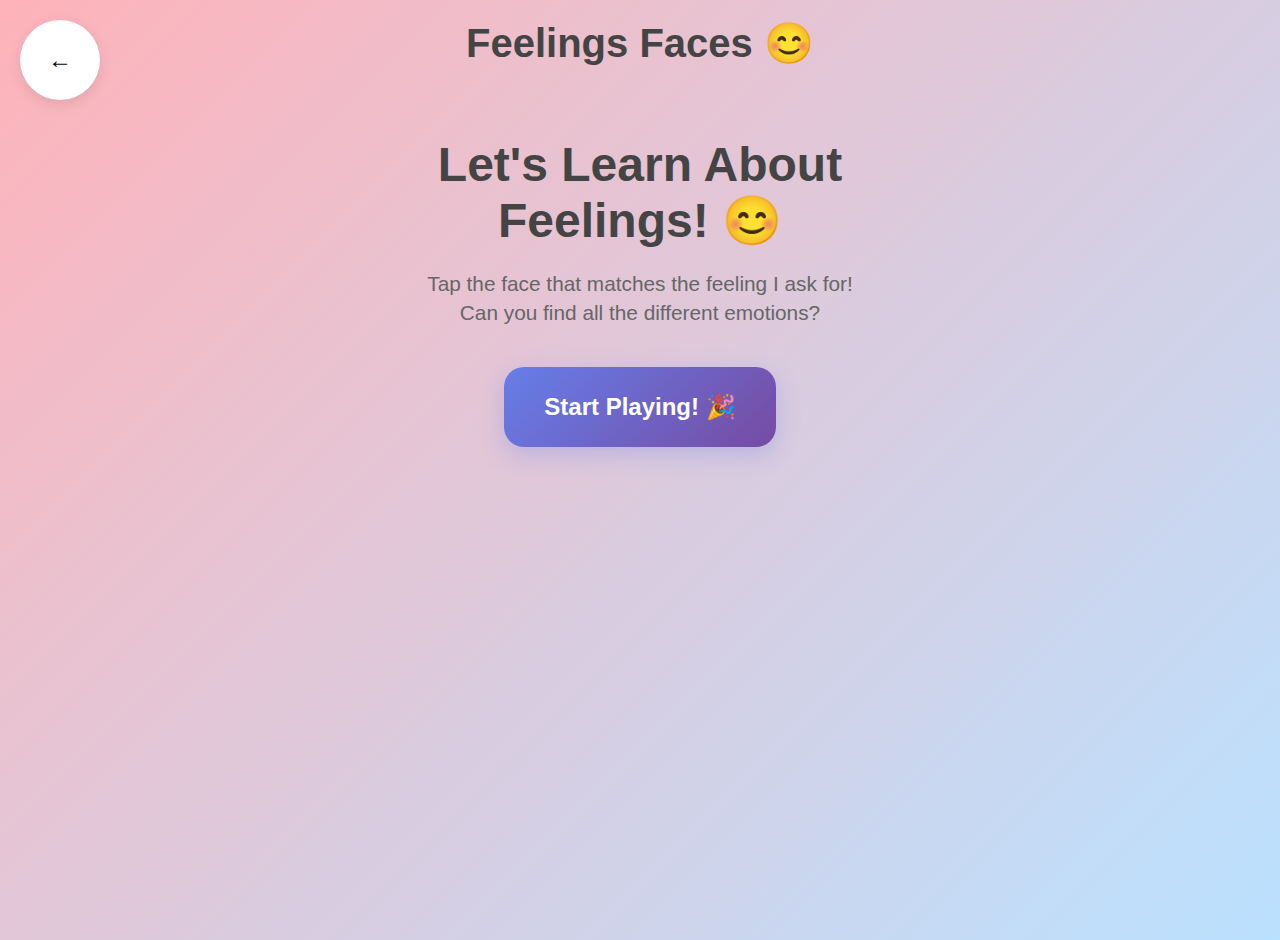
<file: feelings-faces/index.html>
<!DOCTYPE html>
<html lang="en">
<head>
    <meta charset="UTF-8">
    <meta name="viewport" content="width=device-width, initial-scale=1.0, user-scalable=no">
    <title>Feelings Faces - Kids Games</title>
    <link rel="stylesheet" href="../shared-styles.css">
    <style>
        /* === FEELINGS FACES GAME STYLES === */
        body {
            font-family: 'Arial', 'Helvetica', sans-serif;
            background: linear-gradient(135deg, #ffb3ba 0%, #bae1ff 100%);
            margin: 0;
            padding: 20px;
            min-height: 100vh;
            color: #333;
            -webkit-tap-highlight-color: transparent;
        }

        /* === GAME HEADER === */
        .game-header {
            text-align: center;
            margin-bottom: 30px;
        }

        .game-title {
            font-size: 2.5rem;
            margin: 0;
            color: #444;
            font-weight: 700;
        }

        .back-button {
            position: absolute;
            top: 20px;
            left: 20px;
            background: white;
            border: none;
            border-radius: 50%;
            width: 60px;
            height: 60px;
            font-size: 1.5rem;
            cursor: pointer;
            box-shadow: 0 4px 15px rgba(0,0,0,0.1);
            transition: all 0.2s ease;
            /* === BIG TOUCH TARGET === */
            min-width: 80px;
            min-height: 80px;
            display: flex;
            align-items: center;
            justify-content: center;
        }

        .back-button:hover {
            transform: scale(1.1);
            box-shadow: 0 6px 20px rgba(0,0,0,0.15);
        }

        /* === GAME AREA === */
        .game-area {
            max-width: 600px;
            margin: 0 auto;
            text-align: center;
        }

        /* === PROMPT SECTION === */
        .prompt-section {
            background: white;
            border-radius: 20px;
            padding: 25px;
            margin-bottom: 30px;
            box-shadow: 0 8px 25px rgba(0,0,0,0.1);
        }

        .prompt-text {
            font-size: 1.8rem;
            color: #444;
            margin: 0;
            font-weight: 600;
        }

        .round-counter {
            color: #666;
            font-size: 1.1rem;
            margin-top: 10px;
        }

        /* === FACES GRID === */
        .faces-grid {
            display: grid;
            grid-template-columns: repeat(2, 1fr);
            gap: 20px;
            max-width: 400px;
            margin: 0 auto;
        }

        .face-button {
            background: white;
            border: none;
            border-radius: 20px;
            padding: 30px;
            font-size: 5rem;
            cursor: pointer;
            transition: all 0.3s ease;
            box-shadow: 0 8px 25px rgba(0,0,0,0.1);
            /* === BIG TOUCH TARGET === */
            min-width: 120px;
            min-height: 120px;
            display: flex;
            align-items: center;
            justify-content: center;
        }

        .face-button:hover {
            transform: scale(1.05);
            box-shadow: 0 12px 30px rgba(0,0,0,0.15);
        }

        .face-button:active {
            transform: scale(0.95);
        }

        /* === GAME SCREENS === */
        .game-screen {
            display: none;
        }

        .game-screen.active {
            display: block;
            animation: fadeIn 0.5s ease-in-out;
        }

        /* === START SCREEN === */
        .start-screen {
            text-align: center;
            padding: 40px 20px;
        }

        .start-title {
            font-size: 3rem;
            color: #444;
            margin: 0 0 20px 0;
            font-weight: 700;
        }

        .start-description {
            font-size: 1.3rem;
            color: #666;
            margin: 0 0 40px 0;
            line-height: 1.4;
        }

        .start-button {
            background: linear-gradient(135deg, #667eea 0%, #764ba2 100%);
            color: white;
            border: none;
            border-radius: 20px;
            padding: 20px 40px;
            font-size: 1.5rem;
            font-weight: 600;
            cursor: pointer;
            transition: all 0.3s ease;
            box-shadow: 0 8px 25px rgba(102, 126, 234, 0.3);
            /* === BIG TOUCH TARGET === */
            min-width: 120px;
            min-height: 80px;
        }

        .start-button:hover {
            transform: scale(1.05);
            box-shadow: 0 12px 35px rgba(102, 126, 234, 0.4);
        }

        /* === END SCREEN === */
        .end-screen {
            text-align: center;
            padding: 40px 20px;
        }

        .end-title {
            font-size: 2.5rem;
            color: #4ecdc4;
            margin: 0 0 20px 0;
            font-weight: 700;
        }

        .end-message {
            font-size: 1.3rem;
            color: #666;
            margin: 0 0 30px 0;
        }

        .sticker-reward {
            font-size: 4rem;
            margin: 20px 0;
        }

        .play-again-button, .home-button {
            background: var(--primary-blue);
            color: white;
            border: none;
            border-radius: 15px;
            padding: 15px 30px;
            font-size: 1.2rem;
            font-weight: 600;
            cursor: pointer;
            margin: 10px;
            transition: all 0.3s ease;
            /* === BIG TOUCH TARGET === */
            min-width: 100px;
            min-height: 60px;
        }

        .home-button {
            background: var(--primary-green);
        }

        /* === MOBILE RESPONSIVE === */
        @media (max-width: 768px) {
            body {
                padding: 15px;
            }
            
            .game-title {
                font-size: 2rem;
            }
            
            .prompt-text {
                font-size: 1.5rem;
            }
            
            .face-button {
                font-size: 4rem;
                padding: 20px;
                min-width: 100px;
                min-height: 100px;
            }
            
            .faces-grid {
                max-width: 320px;
                gap: 15px;
            }
        }

        /* === ACCESSIBILITY === */
        @media (prefers-reduced-motion: reduce) {
            * {
                transition: none !important;
                animation: none !important;
            }
        }
    </style>
</head>
<body>

    <!-- === BACK BUTTON === -->
    <button class="back-button" id="backButton" title="Back to Games">
        ←
    </button>

    <!-- === GAME HEADER === -->
    <header class="game-header">
        <h1 class="game-title">Feelings Faces 😊</h1>
    </header>

    <!-- === GAME AREA === -->
    <div class="game-area">

        <!-- === START SCREEN === -->
        <div class="game-screen active" id="startScreen">
            <div class="start-screen">
                <h2 class="start-title">Let's Learn About Feelings! 😊</h2>
                <p class="start-description">
                    Tap the face that matches the feeling I ask for!<br>
                    Can you find all the different emotions?
                </p>
                <button class="start-button" id="startGameButton">
                    Start Playing! 🎉
                </button>
            </div>
        </div>

        <!-- === GAME SCREEN === -->
        <div class="game-screen" id="gameScreen">
            
            <!-- === PROMPT SECTION === -->
            <div class="prompt-section">
                <h2 class="prompt-text" id="promptText">Find the happy face!</h2>
                <p class="round-counter" id="roundCounter">Round 1 of 5</p>
            </div>

            <!-- === FACES GRID === -->
            <div class="faces-grid" id="facesGrid">
                <!-- Face buttons will be generated by JavaScript -->
            </div>

        </div>

        <!-- === END SCREEN === -->
        <div class="game-screen" id="endScreen">
            <div class="end-screen">
                <h2 class="end-title">Great Job! 🌟</h2>
                <p class="end-message">You found all the feelings!</p>
                <div class="sticker-reward">🌟</div>
                <p>You earned a star sticker!</p>
                
                <div>
                    <button class="play-again-button" id="playAgainButton">
                        Play Again
                    </button>
                    <button class="home-button" id="homeButton">
                        Back to Games
                    </button>
                </div>
            </div>
        </div>

    </div>

    <!-- === JAVASCRIPT === -->
    <script src="feelings-faces.js"></script>

</body>
</html>
</file>
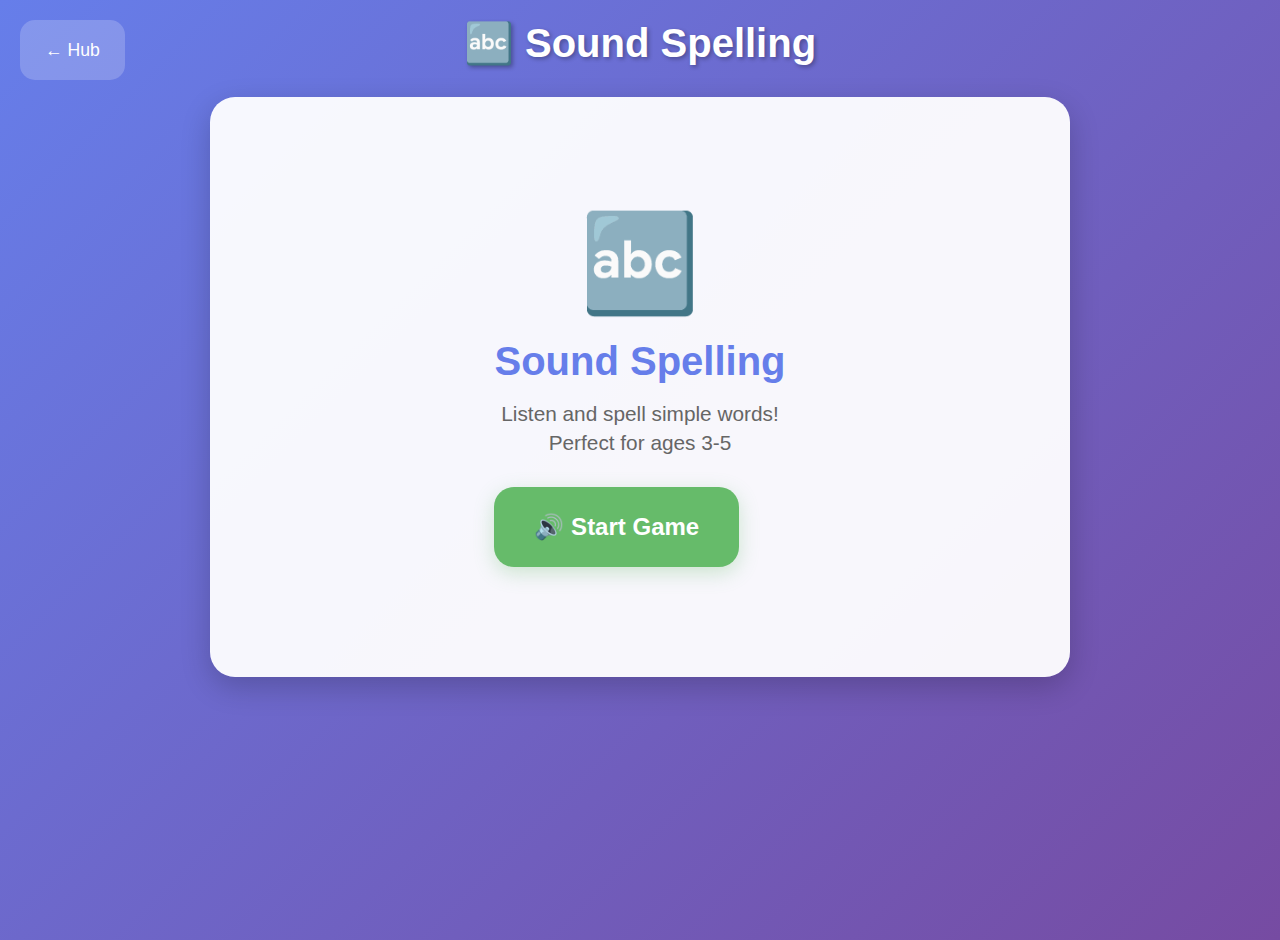
<file: sound-spelling/index.html>
<!DOCTYPE html>
<html lang="en">
<head>
    <meta charset="UTF-8">
    <meta name="viewport" content="width=device-width, initial-scale=1.0, user-scalable=no">
    <title>Sound Spelling - Kids Games</title>
    <link rel="stylesheet" href="../shared-styles.css">
    <style>
        /* === SOUND SPELLING SPECIFIC STYLES === */
        body {
            font-family: 'Arial', 'Helvetica', sans-serif;
            background: linear-gradient(135deg, #667eea 0%, #764ba2 100%);
            margin: 0;
            padding: 20px;
            min-height: 100vh;
            color: white;
            -webkit-tap-highlight-color: transparent;
        }

        /* === START SCREEN === */
        .start-screen {
            text-align: center;
            padding: 60px 20px;
            display: flex;
            align-items: center;
            justify-content: center;
            min-height: 400px;
        }

        .start-content {
            max-width: 400px;
        }

        .start-icon {
            font-size: 6rem;
            margin-bottom: 20px;
        }

        .start-title {
            font-size: 2.5rem;
            color: var(--primary-purple);
            margin: 0 0 15px 0;
            font-weight: 700;
        }

        .start-description {
            font-size: 1.3rem;
            color: #666;
            margin: 0 0 30px 0;
            line-height: 1.4;
        }

        .start-button {
            background: var(--success-green);
            color: white;
            border: none;
            border-radius: 20px;
            padding: 20px 40px;
            font-size: 1.5rem;
            font-weight: 600;
            cursor: pointer;
            transition: all 0.3s ease;
            box-shadow: 0 6px 20px rgba(102, 187, 106, 0.3);
            min-width: 200px;
            min-height: 80px;
        }

        .start-button:hover {
            background: #4caf50;
            transform: translateY(-3px);
            box-shadow: 0 8px 25px rgba(102, 187, 106, 0.4);
        }

        .start-button:active {
            transform: translateY(-1px);
        }

        /* === GAME HEADER === */
        .game-header {
            text-align: center;
            margin-bottom: 30px;
        }

        .game-title {
            font-size: 2.5rem;
            margin: 0;
            font-weight: 700;
            text-shadow: 2px 2px 4px rgba(0,0,0,0.3);
        }

        .back-button {
            position: absolute;
            top: 20px;
            left: 20px;
            background: rgba(255,255,255,0.2);
            color: white;
            border: none;
            border-radius: 15px;
            padding: 15px 25px;
            font-size: 1.1rem;
            cursor: pointer;
            transition: all 0.3s ease;
            min-width: 80px;
            min-height: 60px;
        }

        .back-button:hover {
            background: rgba(255,255,255,0.3);
            transform: scale(1.05);
        }

        /* === GAME AREA === */
        .game-area {
            max-width: 800px;
            margin: 0 auto;
            background: rgba(255,255,255,0.95);
            border-radius: 25px;
            padding: 30px;
            box-shadow: 0 10px 30px rgba(0,0,0,0.2);
            color: #333;
        }

        /* === WORD PICTURE === */
        .word-picture-area {
            text-align: center;
            margin-bottom: 30px;
        }

        .word-picture {
            font-size: 8rem;
            margin: 20px 0;
            display: block;
        }

        .word-instruction {
            font-size: 1.5rem;
            color: #444;
            margin: 10px 0;
            font-weight: 600;
        }

        /* === SPELLING AREA === */
        .spelling-area {
            display: flex;
            justify-content: center;
            gap: 10px;
            margin: 30px 0;
            min-height: 80px;
            align-items: center;
        }

        .letter-slot {
            width: 60px;
            height: 60px;
            border: 3px dashed #ccc;
            border-radius: 15px;
            display: flex;
            align-items: center;
            justify-content: center;
            font-size: 2rem;
            font-weight: bold;
            background: #f8f9fa;
            transition: all 0.3s ease;
        }

        .letter-slot.filled {
            background: var(--success-green);
            color: white;
            border: 3px solid var(--success-green);
            transform: scale(1.1);
        }

        /* === LETTER BUTTONS === */
        .letters-area {
            display: flex;
            flex-wrap: wrap;
            justify-content: center;
            gap: 15px;
            margin: 30px 0;
        }

        .letter-button {
            width: 80px;
            height: 80px;
            background: var(--primary-blue);
            color: white;
            border: none;
            border-radius: 20px;
            font-size: 2rem;
            font-weight: bold;
            cursor: pointer;
            transition: all 0.3s ease;
            box-shadow: 0 4px 15px rgba(0,0,0,0.1);
        }

        .letter-button:hover {
            background: var(--primary-purple);
            transform: translateY(-3px);
            box-shadow: 0 6px 20px rgba(0,0,0,0.15);
        }

        .letter-button:active {
            transform: translateY(0);
        }

        .letter-button.used {
            background: #ccc;
            color: #666;
            cursor: not-allowed;
            transform: none;
            opacity: 0.5;
        }

        /* === PROGRESS AREA === */
        .progress-area {
            text-align: center;
            margin: 20px 0;
        }

        .round-counter {
            font-size: 1.2rem;
            color: #666;
            margin: 10px 0;
        }

        /* === CELEBRATION === */
        .celebration-message {
            text-align: center;
            font-size: 2rem;
            color: var(--success-green);
            font-weight: bold;
            margin: 20px 0;
            opacity: 0;
            transform: translateY(-20px);
            transition: all 0.5s ease;
        }

        .celebration-message.show {
            opacity: 1;
            transform: translateY(0);
        }

        /* === MOBILE RESPONSIVE === */
        @media (max-width: 768px) {
            .game-area {
                padding: 20px;
                margin: 0 10px;
            }

            .word-picture {
                font-size: 6rem;
            }

            .letter-slot {
                width: 50px;
                height: 50px;
                font-size: 1.5rem;
            }

            .letter-button {
                width: 70px;
                height: 70px;
                font-size: 1.8rem;
            }

            .game-title {
                font-size: 2rem;
            }
        }

        /* === LOADING STATE === */
        .loading {
            text-align: center;
            padding: 40px;
        }

        .loading-text {
            font-size: 1.5rem;
            color: #666;
            margin-top: 20px;
        }
    </style>
</head>
<body>

    <!-- === BACK TO HUB BUTTON === -->
    <button class="back-button" id="backToHub">
        ← Hub
    </button>

    <!-- === GAME HEADER === -->
    <header class="game-header">
        <h1 class="game-title">🔤 Sound Spelling</h1>
    </header>

    <!-- === MAIN GAME AREA === -->
    <main class="game-area">
        
        <!-- === START SCREEN === -->
        <div class="start-screen" id="startScreen">
            <div class="start-content">
                <div class="start-icon">🔤</div>
                <h2 class="start-title">Sound Spelling</h2>
                <p class="start-description">Listen and spell simple words!<br>Perfect for ages 3-5</p>
                <button class="start-button big-touch-target" id="startGameButton">
                    🔊 Start Game
                </button>
            </div>
        </div>

        <!-- === LOADING STATE === -->
        <div class="loading hidden" id="loadingState">
            <div class="loading-spinner"></div>
            <div class="loading-text">Getting ready to spell...</div>
        </div>

        <!-- === GAME CONTENT === -->
        <div class="game-content hidden" id="gameContent">
            
            <!-- === WORD PICTURE === -->
            <div class="word-picture-area">
                <div class="word-picture" id="wordPicture">🐱</div>
                <div class="word-instruction" id="wordInstruction">Can you spell CAT?</div>
            </div>

            <!-- === SPELLING AREA === -->
            <div class="spelling-area" id="spellingArea">
                <!-- Letter slots will be created by JavaScript -->
            </div>

            <!-- === LETTER BUTTONS === -->
            <div class="letters-area" id="lettersArea">
                <!-- Letter buttons will be created by JavaScript -->
            </div>

            <!-- === CELEBRATION MESSAGE === -->
            <div class="celebration-message" id="celebrationMessage">
                Great job! 🌟
            </div>

            <!-- === PROGRESS AREA === -->
            <div class="progress-area">
                <div class="round-counter" id="roundCounter">Word 1 of 5</div>
            </div>

        </div>

    </main>

    <!-- === JAVASCRIPT === -->
    <script src="sound-spelling.js"></script>

</body>
</html>
</file>
<file: shared-styles.css>
/* === SHARED STYLES FOR ALL GAMES === */

/* === COLOR PALETTE === */
:root {
    --primary-blue: #45b7d1;
    --primary-green: #4ecdc4;
    --primary-purple: #667eea;
    --primary-orange: #ffa726;
    --primary-pink: #ff7043;
    --primary-red: #ef5350;
    
    --success-green: #66bb6a;
    --warning-orange: #ffa726;
    --error-red: #ef5350;
    
    --neutral-light: #f8f9fa;
    --neutral-medium: #e9ecef;
    --neutral-dark: #6c757d;
    --text-dark: #333333;
    
    --shadow-light: rgba(0,0,0,0.1);
    --shadow-medium: rgba(0,0,0,0.15);
    --shadow-strong: rgba(0,0,0,0.25);
}

/* === ANIMATION CLASSES === */

/* === POP ANIMATION === */
.pop-animation {
    animation: pop 0.3s ease-out;
    transform-origin: center;
}

@keyframes pop {
    0% { transform: scale(1); }
    50% { transform: scale(1.2); }
    100% { transform: scale(1); }
}

/* === BOUNCE ANIMATION === */
.bounce {
    animation: bounce 0.6s ease-in-out;
}

@keyframes bounce {
    0%, 100% { transform: translateY(0); }
    25% { transform: translateY(-10px); }
    50% { transform: translateY(0); }
    75% { transform: translateY(-5px); }
}

/* === SPARKLE ANIMATION === */
.sparkle {
    animation: sparkle 1s ease-in-out;
    position: relative;
}

@keyframes sparkle {
    0% { transform: scale(1) rotate(0deg); }
    25% { transform: scale(1.1) rotate(90deg); }
    50% { transform: scale(1.2) rotate(180deg); }
    75% { transform: scale(1.1) rotate(270deg); }
    100% { transform: scale(1) rotate(360deg); }
}

/* === CELEBRATION ANIMATION === */
.celebration {
    animation: celebration 1.2s ease-in-out;
}

@keyframes celebration {
    0% { transform: scale(1) rotate(0deg); }
    25% { transform: scale(1.3) rotate(-5deg); }
    50% { transform: scale(1.5) rotate(5deg); }
    75% { transform: scale(1.2) rotate(-3deg); }
    100% { transform: scale(1) rotate(0deg); }
}

/* === FLOAT ANIMATION === */
.float {
    animation: float 3s ease-in-out infinite;
}

@keyframes float {
    0%, 100% { transform: translateY(0px); }
    50% { transform: translateY(-15px); }
}

/* === SHAKE ANIMATION === */
.shake {
    animation: shake 0.5s ease-in-out;
}

@keyframes shake {
    0%, 100% { transform: translateX(0); }
    25% { transform: translateX(-8px); }
    75% { transform: translateX(8px); }
}

/* === PULSE ANIMATION === */
.pulse {
    animation: pulse 1s ease-in-out infinite;
}

@keyframes pulse {
    0%, 100% { opacity: 1; transform: scale(1); }
    50% { opacity: 0.8; transform: scale(1.05); }
}

/* === BUTTON STYLES === */

/* === GAME BUTTON === */
.game-button {
    background: var(--primary-blue);
    color: white;
    border: none;
    border-radius: 15px;
    padding: 15px 30px;
    font-size: 1.2rem;
    font-weight: 600;
    cursor: pointer;
    transition: all 0.3s ease;
    box-shadow: 0 4px 15px var(--shadow-light);
    /* === BIG TOUCH TARGET === */
    min-width: 80px;
    min-height: 80px;
    display: flex;
    align-items: center;
    justify-content: center;
}

.game-button:hover {
    background: var(--primary-purple);
    transform: translateY(-2px);
    box-shadow: 0 6px 20px var(--shadow-medium);
}

.game-button:active {
    transform: translateY(0);
    box-shadow: 0 2px 10px var(--shadow-light);
}

/* === BIG TOUCH TARGET === */
.big-touch-target {
    min-width: 100px;
    min-height: 100px;
    padding: 20px;
    cursor: pointer;
    display: flex;
    align-items: center;
    justify-content: center;
    border-radius: 20px;
    transition: all 0.2s ease;
    -webkit-tap-highlight-color: transparent;
}

.big-touch-target:hover {
    transform: scale(1.05);
}

.big-touch-target:active {
    transform: scale(0.95);
}

/* === FEEDBACK STYLES === */

/* === CORRECT FEEDBACK === */
.correct-feedback {
    background: var(--success-green) !important;
    color: white !important;
    box-shadow: 0 0 20px rgba(102, 187, 106, 0.5);
    animation: correct-glow 0.6s ease-out;
}

@keyframes correct-glow {
    0% { box-shadow: 0 0 20px rgba(102, 187, 106, 0.5); }
    50% { box-shadow: 0 0 30px rgba(102, 187, 106, 0.8); }
    100% { box-shadow: 0 0 20px rgba(102, 187, 106, 0.5); }
}

/* === TRY AGAIN FEEDBACK === */
.try-again-feedback {
    background: var(--warning-orange) !important;
    color: white !important;
    animation: try-again-pulse 0.5s ease-out;
}

@keyframes try-again-pulse {
    0%, 100% { transform: scale(1); }
    50% { transform: scale(1.1); }
}

/* === SUCCESS GLOW === */
.success-glow {
    box-shadow: 0 0 30px rgba(78, 205, 196, 0.6);
    animation: success-glow-pulse 1s ease-in-out;
}

@keyframes success-glow-pulse {
    0%, 100% { box-shadow: 0 0 30px rgba(78, 205, 196, 0.6); }
    50% { box-shadow: 0 0 50px rgba(78, 205, 196, 0.9); }
}

/* === LAYOUT HELPERS === */

/* === CENTER STAGE === */
.center-stage {
    display: flex;
    align-items: center;
    justify-content: center;
    min-height: 60vh;
    padding: 20px;
}

/* === GAME CONTAINER === */
.game-container {
    max-width: 800px;
    margin: 0 auto;
    padding: 20px;
    background: white;
    border-radius: 20px;
    box-shadow: 0 8px 25px var(--shadow-light);
    position: relative;
}

/* === MOBILE RESPONSIVE === */
.mobile-responsive {
    width: 100%;
    max-width: 100%;
}

@media (max-width: 768px) {
    .mobile-responsive {
        padding: 15px;
        margin: 10px;
    }
    
    .game-button {
        font-size: 1.1rem;
        padding: 12px 25px;
    }
    
    .big-touch-target {
        min-width: 80px;
        min-height: 80px;
        padding: 15px;
    }
    
    .game-container {
        padding: 15px;
        margin: 10px;
    }
}

/* === UTILITY CLASSES === */

/* === HIDDEN === */
.hidden {
    display: none !important;
}

/* === FADE IN === */
.fade-in {
    animation: fadeIn 0.5s ease-in-out;
}

@keyframes fadeIn {
    from { opacity: 0; transform: translateY(20px); }
    to { opacity: 1; transform: translateY(0); }
}

/* === FADE OUT === */
.fade-out {
    animation: fadeOut 0.3s ease-in-out forwards;
}

@keyframes fadeOut {
    from { opacity: 1; transform: translateY(0); }
    to { opacity: 0; transform: translateY(-10px); }
}

/* === DISABLED STATE === */
.disabled {
    opacity: 0.5;
    pointer-events: none;
    cursor: not-allowed;
}

/* === LOADING SPINNER === */
.loading-spinner {
    width: 40px;
    height: 40px;
    border: 4px solid var(--neutral-medium);
    border-top: 4px solid var(--primary-blue);
    border-radius: 50%;
    animation: spin 1s linear infinite;
    margin: 20px auto;
}

@keyframes spin {
    0% { transform: rotate(0deg); }
    100% { transform: rotate(360deg); }
}

/* === ACCESSIBILITY === */

/* === HIGH CONTRAST SUPPORT === */
@media (prefers-contrast: high) {
    :root {
        --primary-blue: #0066cc;
        --primary-green: #008855;
        --success-green: #006600;
        --warning-orange: #cc6600;
        --error-red: #cc0000;
    }
}

/* === REDUCED MOTION SUPPORT === */
@media (prefers-reduced-motion: reduce) {
    * {
        animation-duration: 0.01ms !important;
        animation-iteration-count: 1 !important;
        transition-duration: 0.01ms !important;
    }
    
    .float, .pulse {
        animation: none;
    }
}

/* === FOCUS STYLES === */
.game-button:focus,
.big-touch-target:focus {
    outline: 3px solid var(--primary-orange);
    outline-offset: 2px;
}
</file>
<file: hub-styles.css>
/* === HUB MAIN STYLING === */

body {
    font-family: 'Arial', 'Helvetica', sans-serif;
    background: linear-gradient(135deg, #f5f7fa 0%, #c3cfe2 100%);
    margin: 0;
    padding: 20px;
    min-height: 100vh;
    color: #333;
    -webkit-tap-highlight-color: transparent;
}

/* === HEADER SECTION === */
.hub-header {
    text-align: center;
    margin-bottom: 30px;
}

.hub-title {
    font-size: 3rem;
    margin: 0;
    font-weight: 700;
    letter-spacing: -1px;
}

.title-kids {
    color: #4ecdc4;
}

.title-games {
    color: #45b7d1;
}

.hub-subtitle {
    color: #666;
    font-size: 1.1rem;
    margin: 10px 0 0 0;
    font-weight: 400;
}

/* === COLLECTION SECTION === */
.collection-section {
    display: flex;
    justify-content: center;
    margin-bottom: 40px;
}

.collection-card {
    background: white;
    border-radius: 20px;
    padding: 20px 30px;
    box-shadow: 0 8px 25px rgba(0,0,0,0.1);
    text-align: center;
    min-width: 280px;
}

.collection-title {
    color: #444;
    font-size: 1.3rem;
    margin: 0 0 15px 0;
    font-weight: 600;
}

.collection-display {
    display: flex;
    align-items: center;
    justify-content: center;
    gap: 10px;
}

.trophy-icon {
    font-size: 2rem;
}

.sticker-count {
    color: #4ecdc4;
    font-size: 1.2rem;
    font-weight: 600;
}

/* === GAMES SECTION === */
/* === ADD THIS TO YOUR GAMES SECTION RULE === */
.games-section {
    margin-bottom: 40px;
    position: relative; /* ADD THIS LINE - For floating sticker positioning */
}

/* === ADD ALL OF THIS AT THE END OF YOUR FILE === */

/* === FLOATING STICKERS === */
.floating-stickers {
    position: absolute;
    top: 0;
    left: 0;
    right: 0;
    height: 100%;
    pointer-events: none; /* Allow clicks through to games below */
    z-index: 50;
}

.floating-sticker {
    position: absolute;
    pointer-events: all; /* Re-enable clicks on stickers */
    cursor: pointer;
    z-index: 51;
}

/* === FLOATING STICKER POSITIONS === */
.left-sticker {
    left: -40px;
    top: 20%;
    animation: float-gentle 4s ease-in-out infinite;
}

.right-sticker-1 {
    right: -40px;
    top: 15%;
    animation: float-gentle 3.5s ease-in-out infinite reverse;
    animation-delay: -1s;
}

.right-sticker-2 {
    right: -30px;
    top: 55%;
    animation: float-gentle 4.2s ease-in-out infinite;
    animation-delay: -2s;
}

/* === STICKER ICON STYLING === */
.sticker-icon {
    width: 80px;
    height: 80px;
    background: rgba(255, 255, 255, 0.95);
    border-radius: 50%;
    display: flex;
    align-items: center;
    justify-content: center;
    font-size: 2.5rem;
    box-shadow: 0 8px 25px rgba(0,0,0,0.15);
    transition: all 0.3s ease;
    border: 3px solid rgba(78, 205, 196, 0.3);
}

.floating-sticker:hover .sticker-icon {
    transform: scale(1.1);
    box-shadow: 0 12px 35px rgba(0,0,0,0.2);
    border-color: rgba(78, 205, 196, 0.6);
}

/* === STICKER SLIDER CONTAINER === */
.sticker-slider-container {
    position: absolute;
    bottom: -25px;
    left: 50%;
    transform: translateX(-50%);
    width: 100px;
    height: 50px;
}

.sticker-slider {
    width: 100%;
    height: 100%;
    background: rgba(255, 215, 0, 0.8);
    border-radius: 50px 50px 0 0;
    position: relative;
    box-shadow: 0 4px 15px rgba(255, 215, 0, 0.3);
}

/* === STICKER STATES === */
.floating-sticker.locked .sticker-icon {
    opacity: 0.4;
    filter: grayscale(70%);
    border-color: rgba(150, 150, 150, 0.3);
}

.floating-sticker.locked:hover .sticker-icon {
    opacity: 0.6;
    transform: scale(1.05);
}

.floating-sticker.unlocked .sticker-icon {
    opacity: 1;
    filter: none;
}

.floating-sticker.unlocked:hover .sticker-icon {
    transform: scale(1.1);
    box-shadow: 0 12px 35px rgba(0,0,0,0.2);
    border-color: rgba(78, 205, 196, 0.6);
}

/* === LOCKED STICKER OVERLAY === */
.floating-sticker.locked::after {
    content: '🔒';
    position: absolute;
    top: -5px;
    right: -5px;
    background: rgba(255, 255, 255, 0.9);
    border-radius: 50%;
    width: 25px;
    height: 25px;
    display: flex;
    align-items: center;
    justify-content: center;
    font-size: 0.8rem;
    box-shadow: 0 2px 8px rgba(0,0,0,0.1);
}

/* === FLOATING ANIMATIONS === */
@keyframes float-gentle {
    0%, 100% {
        transform: translateY(0px) rotate(-2deg);
    }
    33% {
        transform: translateY(-8px) rotate(1deg);
    }
    66% {
        transform: translateY(-4px) rotate(-1deg);
    }
}

.games-title {
    text-align: center;
    color: #444;
    font-size: 1.8rem;
    margin: 0 0 30px 0;
    font-weight: 600;
}

.games-grid {
    display: grid;
    grid-template-columns: repeat(auto-fit, minmax(280px, 1fr));
    gap: 20px;
    max-width: 900px;
    margin: 0 auto;
    padding: 0 20px;
}

/* === GAME CARDS === */
.game-card {
    background: white;
    border-radius: 20px;
    padding: 30px;
    text-align: center;
    box-shadow: 0 8px 25px rgba(0,0,0,0.1);
    transition: all 0.3s ease;
    cursor: pointer;
    position: relative;
    min-height: 180px;
    display: flex;
    flex-direction: column;
    justify-content: center;
    /* === BIG TOUCH TARGET === */
    min-width: 120px;
    min-height: 120px;
}

/* === ACTIVE GAME CARD === */
.game-card.active {
    background: linear-gradient(135deg, #667eea 0%, #764ba2 100%);
    color: white;
    transform: scale(1.02);
    box-shadow: 0 12px 35px rgba(102, 126, 234, 0.3);
}

.game-card.active:hover {
    transform: scale(1.05);
    box-shadow: 0 15px 40px rgba(102, 126, 234, 0.4);
}

/* === INACTIVE GAME CARD === */
.game-card.inactive {
    background: #e9ecef;
    color: #6c757d;
    cursor: not-allowed;
    opacity: 0.7;
}

.game-card.inactive:hover {
    background: #dee2e6;
}

/* === GAME CARD CONTENT === */
.game-icon {
    font-size: 3.5rem;
    margin-bottom: 15px;
    display: block;
}

.game-name {
    font-size: 1.4rem;
    margin: 0 0 10px 0;
    font-weight: 600;
}

.game-description {
    font-size: 1rem;
    margin: 0;
    opacity: 0.8;
    line-height: 1.4;
}

/* === PLAY INDICATOR === */
.play-indicator {
    position: absolute;
    top: 15px;
    right: 15px;
    font-size: 1.5rem;
    color: rgba(255,255,255,0.9);
    background: rgba(255,255,255,0.2);
    border-radius: 50%;
    width: 40px;
    height: 40px;
    display: flex;
    align-items: center;
    justify-content: center;
}

/* === FOOTER === */
.hub-footer {
    display: flex;
    justify-content: space-between;
    align-items: center;
    background: white;
    border-radius: 20px;
    padding: 20px 30px;
    box-shadow: 0 8px 25px rgba(0,0,0,0.1);
    margin-top: 40px;
}

.session-info {
    color: #666;
    font-size: 1rem;
}

.footer-controls {
    display: flex;
    gap: 15px;
}

.control-button {
    background: #f8f9fa;
    border: none;
    border-radius: 50%;
    width: 50px;
    height: 50px;
    font-size: 1.5rem;
    cursor: pointer;
    display: flex;
    align-items: center;
    justify-content: center;
    transition: all 0.2s ease;
    /* === BIG TOUCH TARGET === */
    min-width: 80px;
    min-height: 80px;
}

.control-button:hover {
    background: #e9ecef;
    transform: scale(1.1);
}

.control-button:active {
    transform: scale(0.95);
}

/* === MOBILE RESPONSIVE === */
@media (max-width: 768px) {
    body {
        padding: 15px;
    }
    
    .hub-title {
        font-size: 2.5rem;
    }
    
    .games-grid {
        grid-template-columns: 1fr;
        padding: 0;
    }
    
    .game-card {
        min-height: 140px;
        padding: 25px;
    }
    
    .hub-footer {
        flex-direction: column;
        gap: 20px;
        text-align: center;
    }
    
    .footer-controls {
        justify-content: center;
    }
}

/* === ACCESSIBILITY === */
@media (prefers-reduced-motion: reduce) {
    * {
        transition: none !important;
        animation: none !important;
    }
}
</file>
